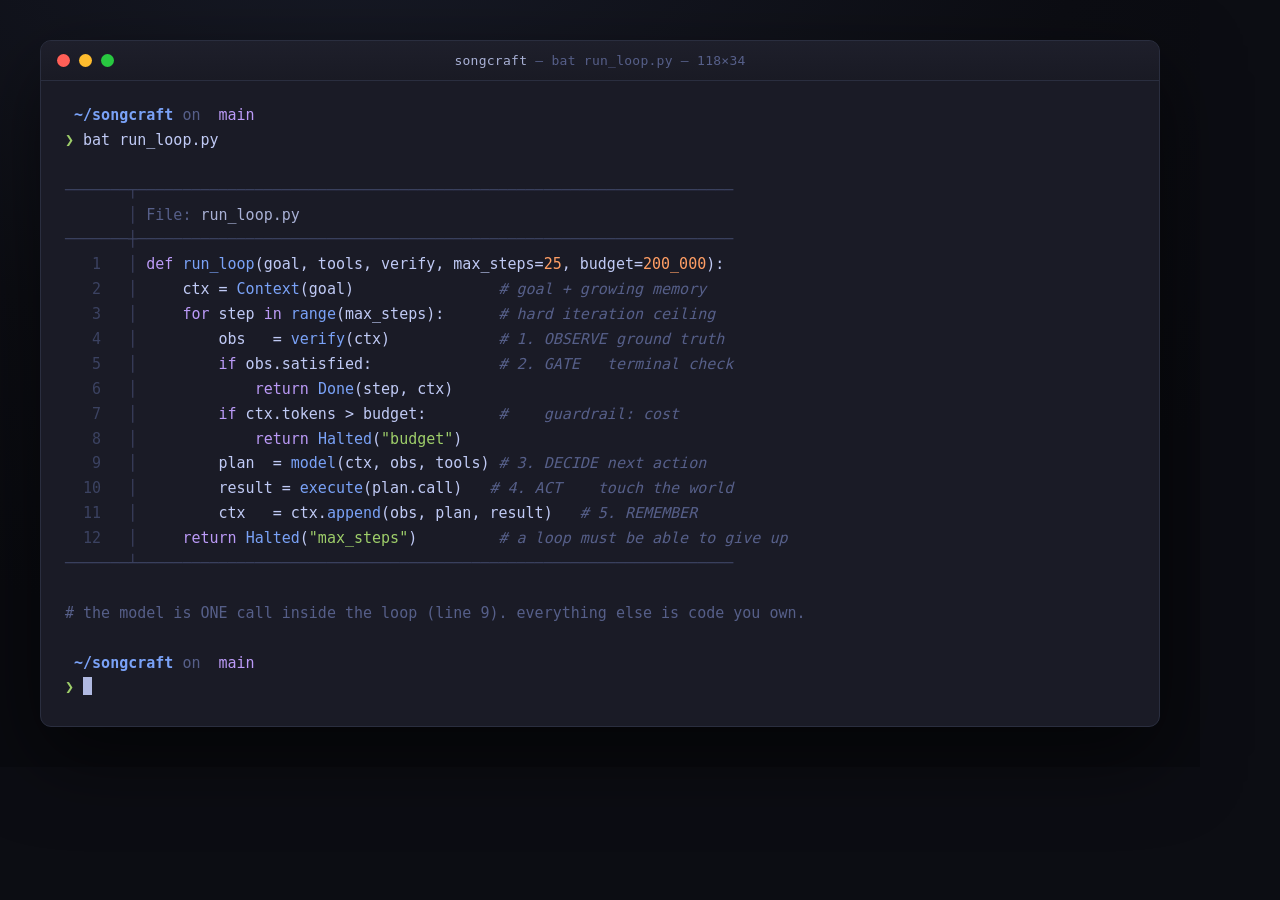
<file: figures/term-code.html>
<!doctype html><html><head><meta charset="utf-8"><link rel="stylesheet" href="terminal.css"></head>
<body>
<div class="win">
  <div class="titlebar">
    <div class="lights"><i class="r"></i><i class="y"></i><i class="g"></i></div>
    <div class="title"><b>songcraft</b> — bat run_loop.py — 118×34</div>
  </div>
  <div class="term" style="font-size:15px;line-height:1.66"><span class="row"><span class="p-dir"> ~/songcraft</span> <span class="p-on">on</span> <span class="p-branch"> main</span></span><span class="row"><span class="p-caret">❯</span> <span class="cmd">bat run_loop.py</span></span>
<span class="row"><span class="ln">───────┬──────────────────────────────────────────────────────────────────</span></span><span class="row"><span class="ln">       │</span> <span class="dim">File: </span><span class="wht">run_loop.py</span></span><span class="row"><span class="ln">───────┼──────────────────────────────────────────────────────────────────</span></span><span class="row"><span class="ln">   1   │</span> <span class="kw">def</span> <span class="fn">run_loop</span>(goal, tools, verify, max_steps=<span class="num">25</span>, budget=<span class="num">200_000</span>):</span><span class="row"><span class="ln">   2   │</span>     ctx = <span class="fn">Context</span>(goal)                <span class="cmt"># goal + growing memory</span></span><span class="row"><span class="ln">   3   │</span>     <span class="kw">for</span> step <span class="kw">in</span> <span class="fn">range</span>(max_steps):      <span class="cmt"># hard iteration ceiling</span></span><span class="row"><span class="ln">   4   │</span>         obs   = <span class="fn">verify</span>(ctx)            <span class="cmt"># 1. OBSERVE ground truth</span></span><span class="row"><span class="ln">   5   │</span>         <span class="kw">if</span> obs.satisfied:              <span class="cmt"># 2. GATE   terminal check</span></span><span class="row"><span class="ln">   6   │</span>             <span class="kw">return</span> <span class="fn">Done</span>(step, ctx)</span><span class="row"><span class="ln">   7   │</span>         <span class="kw">if</span> ctx.tokens &gt; budget:        <span class="cmt">#    guardrail: cost</span></span><span class="row"><span class="ln">   8   │</span>             <span class="kw">return</span> <span class="fn">Halted</span>(<span class="str">"budget"</span>)</span><span class="row"><span class="ln">   9   │</span>         plan  = <span class="fn">model</span>(ctx, obs, tools) <span class="cmt"># 3. DECIDE next action</span></span><span class="row"><span class="ln">  10   │</span>         result = <span class="fn">execute</span>(plan.call)   <span class="cmt"># 4. ACT    touch the world</span></span><span class="row"><span class="ln">  11   │</span>         ctx   = ctx.<span class="fn">append</span>(obs, plan, result)   <span class="cmt"># 5. REMEMBER</span></span><span class="row"><span class="ln">  12   │</span>     <span class="kw">return</span> <span class="fn">Halted</span>(<span class="str">"max_steps"</span>)         <span class="cmt"># a loop must be able to give up</span></span><span class="row"><span class="ln">───────┴──────────────────────────────────────────────────────────────────</span></span>
<span class="row"><span class="dim"># the model is ONE call inside the loop (line 9). everything else is code you own.</span></span>
<span class="row"><span class="p-dir"> ~/songcraft</span> <span class="p-on">on</span> <span class="p-branch"> main</span></span><span class="row"><span class="p-caret">❯</span> <span class="cursor"></span></span></div>
</div>
</body></html>
</file>
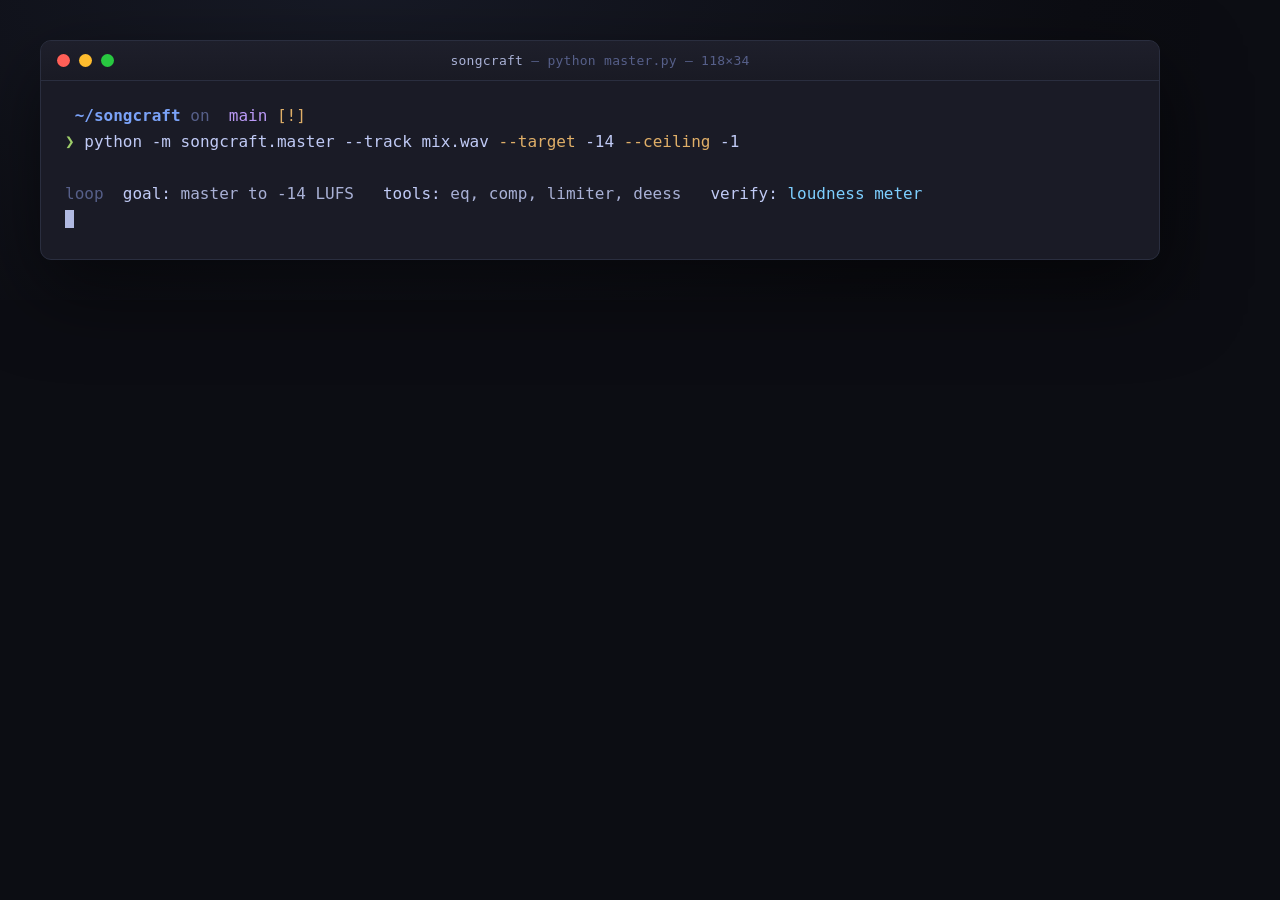
<file: figures/term-film.html>
<!doctype html><html><head><meta charset="utf-8"><link rel="stylesheet" href="terminal.css"></head>
<body>
<div class="win">
  <div class="titlebar">
    <div class="lights"><i class="r"></i><i class="y"></i><i class="g"></i></div>
    <div class="title"><b>songcraft</b> — python master.py — 118×34</div>
  </div>
  <div class="term" id="term"></div>
</div>
<script>
var head=
"<span class='row'><span class='p-dir'> ~/songcraft</span> <span class='p-on'>on</span> <span class='p-branch'> main</span> <span class='p-dirty'>[!]</span></span>"+
"<span class='row'><span class='p-caret'>❯</span> <span class='cmd'>python -m songcraft.master --track mix.wav </span><span class='flag'>--target</span><span class='cmd'> -14 </span><span class='flag'>--ceiling</span><span class='cmd'> -1</span></span>"+
"<span class='row'>&nbsp;</span>";
var rows=[
"<span class='row'><span class='dim'>loop</span>  goal: <span class='wht'>master to -14 LUFS</span>   tools: <span class='wht'>eq, comp, limiter, deess</span>   verify: <span class='cyn'>loudness meter</span></span>",
"<span class='row'><span class='dim'>────────────────────────────────────────────────────────────────────────────</span></span>",
"<span class='row'><span class='dim'>pass 0</span>  <span class='cyn b'>OBSERVE</span>   <span class='red'>-19.2 LUFS</span> <span class='dim'>·</span> peak -6.1 dBTP <span class='dim'>·</span> balance <span class='red'>71%</span></span>",
"<span class='row'><span class='dim'>pass 0</span>  <span class='yel b'>DECIDE</span>    quiet, harsh upper-mids vs target curve</span>",
"<span class='row'><span class='dim'>pass 0</span>  <span class='blu b'>ACT</span>       eq  -2.5 dB bell @ 3.8 kHz  Q1.1</span>",
"<span class='row'><span class='dim'>pass 1</span>  <span class='grn b'>VERIFY</span>    re-analyze → balance <span class='grn'>82%</span></span>",
"<span class='row'><span class='dim'>pass 1</span>  <span class='blu b'>ACT</span>       low shelf +1.6 dB @ 90 Hz</span>",
"<span class='row'><span class='dim'>pass 2</span>  <span class='grn b'>VERIFY</span>    re-analyze → balance <span class='grn'>90%</span></span>",
"<span class='row'><span class='dim'>pass 2</span>  <span class='blu b'>ACT</span>       limiter +4.9 dB  ceiling -1.0 dBTP</span>",
"<span class='row'><span class='dim'>pass 3</span>  <span class='grn b'>VERIFY</span>    <span class='grn'>-14.1 LUFS</span> <span class='dim'>·</span> peak -1.0 <span class='dim'>·</span> balance <span class='grn'>92%</span></span>",
"<span class='row'><span class='dim'>pass 3</span>  <span class='blu b'>ACT</span>       de-ess -1.5 dB @ 6.5 kHz</span>",
"<span class='row'><span class='dim'>pass 4</span>  <span class='grn b'>VERIFY</span>    <span class='grn'>-14.0 LUFS · peak -1.0 · balance 96%</span></span>",
"<span class='row'><span class='dim'>pass 4</span>  <span class='mag b'>GATE</span>      all targets within tolerance <span class='grn'>✓</span></span>",
"<span class='row'><span class='dim'>────────────────────────────────────────────────────────────────────────────</span></span>",
"<span class='row'><span class='grn b'>✓ MASTERED</span> in 4 moves <span class='dim'>·</span> -14.0 LUFS <span class='dim'>·</span> -1.0 dBTP <span class='dim'>·</span> balance 96%  <span class='dim'>· no human touched a fader</span></span>"
];
var tail="<span class='row'>&nbsp;</span>"+
"<span class='row'><span class='p-dir'> ~/songcraft</span> <span class='p-on'>on</span> <span class='p-branch'> main</span></span>"+
"<span class='row'><span class='p-caret'>❯</span> <span class='cursor'></span></span>";
var cursorRow="<span class='row'><span class='cursor'></span></span>";
var f=parseInt((location.search.match(/f=(\d+)/)||[])[1]||"0",10);
if(f>rows.length-1)f=rows.length-1;
var html=head;
for(var i=0;i<=f;i++)html+=rows[i];
if(f>=rows.length-1)html+=tail; else html+=cursorRow;
document.getElementById("term").innerHTML=html;
</script>
</body></html>
</file>
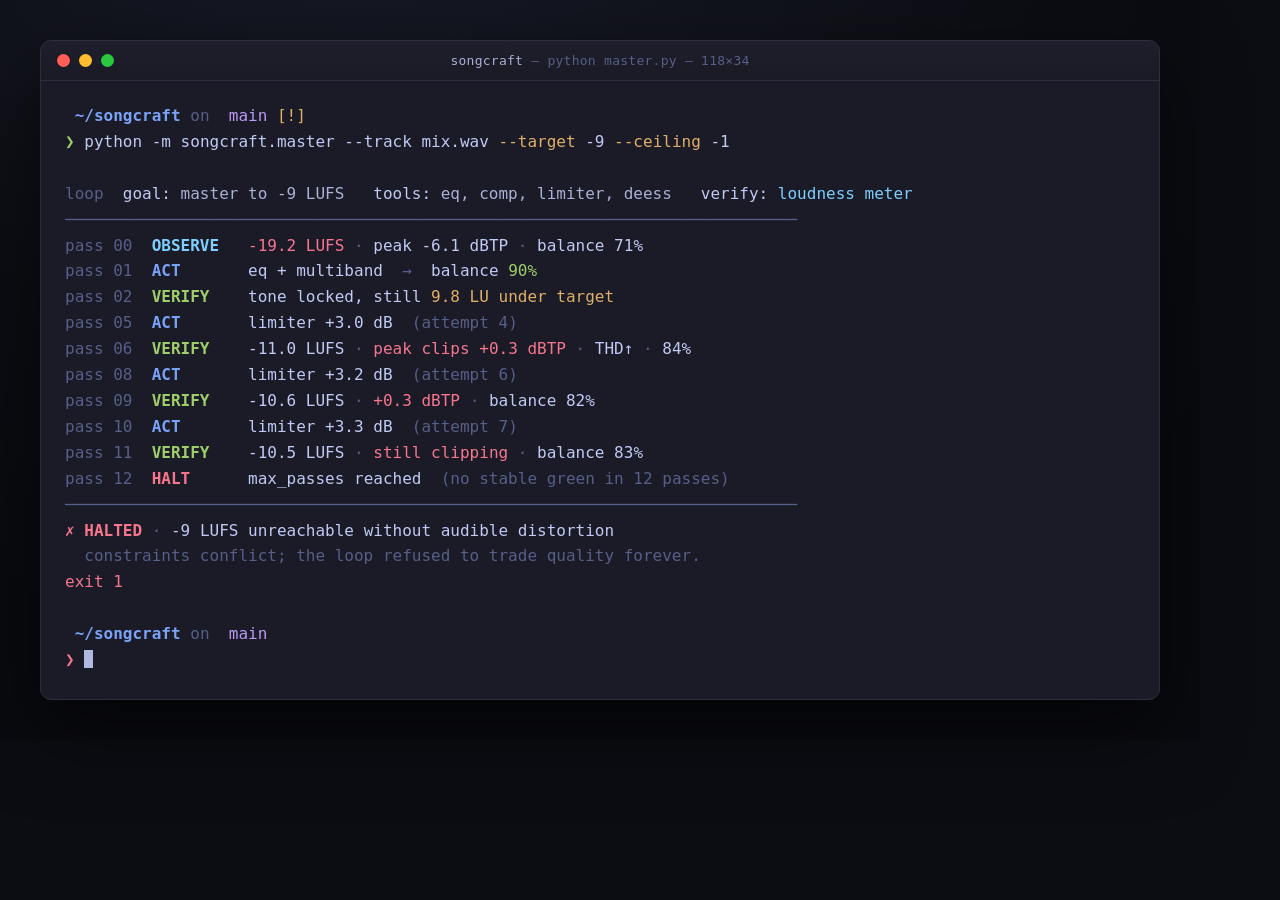
<file: figures/term-halt.html>
<!doctype html><html><head><meta charset="utf-8"><link rel="stylesheet" href="terminal.css"></head>
<body>
<div class="win">
  <div class="titlebar">
    <div class="lights"><i class="r"></i><i class="y"></i><i class="g"></i></div>
    <div class="title"><b>songcraft</b> — python master.py — 118×34</div>
  </div>
  <div class="term"><span class="row"><span class="p-dir"> ~/songcraft</span> <span class="p-on">on</span> <span class="p-branch"> main</span> <span class="p-dirty">[!]</span></span><span class="row"><span class="p-caret">❯</span> <span class="cmd">python -m songcraft.master --track mix.wav </span><span class="flag">--target</span><span class="cmd"> -9 </span><span class="flag">--ceiling</span><span class="cmd"> -1</span></span>
<span class="row"><span class="dim">loop</span>  goal: <span class="wht">master to -9 LUFS</span>   tools: <span class="wht">eq, comp, limiter, deess</span>   verify: <span class="cyn">loudness meter</span></span><span class="row"><span class="dim">────────────────────────────────────────────────────────────────────────────</span></span><span class="row"><span class="dim">pass 00</span>  <span class="cyn b">OBSERVE</span>   <span class="red">-19.2 LUFS</span> <span class="dim">·</span> peak -6.1 dBTP <span class="dim">·</span> balance 71%</span><span class="row"><span class="dim">pass 01</span>  <span class="blu b">ACT</span>       eq + multiband  <span class="dim">→</span>  balance <span class="grn">90%</span></span><span class="row"><span class="dim">pass 02</span>  <span class="grn b">VERIFY</span>    tone locked, still <span class="yel">9.8 LU under target</span></span><span class="row"><span class="dim">pass 05</span>  <span class="blu b">ACT</span>       limiter +3.0 dB  <span class="dim">(attempt 4)</span></span><span class="row"><span class="dim">pass 06</span>  <span class="grn b">VERIFY</span>    -11.0 LUFS <span class="dim">·</span> <span class="red">peak clips +0.3 dBTP</span> <span class="dim">·</span> THD↑ <span class="dim">·</span> 84%</span><span class="row"><span class="dim">pass 08</span>  <span class="blu b">ACT</span>       limiter +3.2 dB  <span class="dim">(attempt 6)</span></span><span class="row"><span class="dim">pass 09</span>  <span class="grn b">VERIFY</span>    -10.6 LUFS <span class="dim">·</span> <span class="red">+0.3 dBTP</span> <span class="dim">·</span> balance 82%</span><span class="row"><span class="dim">pass 10</span>  <span class="blu b">ACT</span>       limiter +3.3 dB  <span class="dim">(attempt 7)</span></span><span class="row"><span class="dim">pass 11</span>  <span class="grn b">VERIFY</span>    -10.5 LUFS <span class="dim">·</span> <span class="red">still clipping</span> <span class="dim">·</span> balance 83%</span><span class="row"><span class="dim">pass 12</span>  <span class="red b">HALT</span>      max_passes reached  <span class="dim">(no stable green in 12 passes)</span></span><span class="row"><span class="dim">────────────────────────────────────────────────────────────────────────────</span></span><span class="row"><span class="red b">✗ HALTED</span> <span class="dim">·</span> -9 LUFS unreachable without audible distortion</span><span class="row">  <span class="dim">constraints conflict; the loop refused to trade quality forever.</span></span><span class="row"><span class="red">exit 1</span></span>
<span class="row"><span class="p-dir"> ~/songcraft</span> <span class="p-on">on</span> <span class="p-branch"> main</span></span><span class="row"><span class="p-caret-err">❯</span> <span class="cursor"></span></span></div>
</div>
</body></html>
</file>
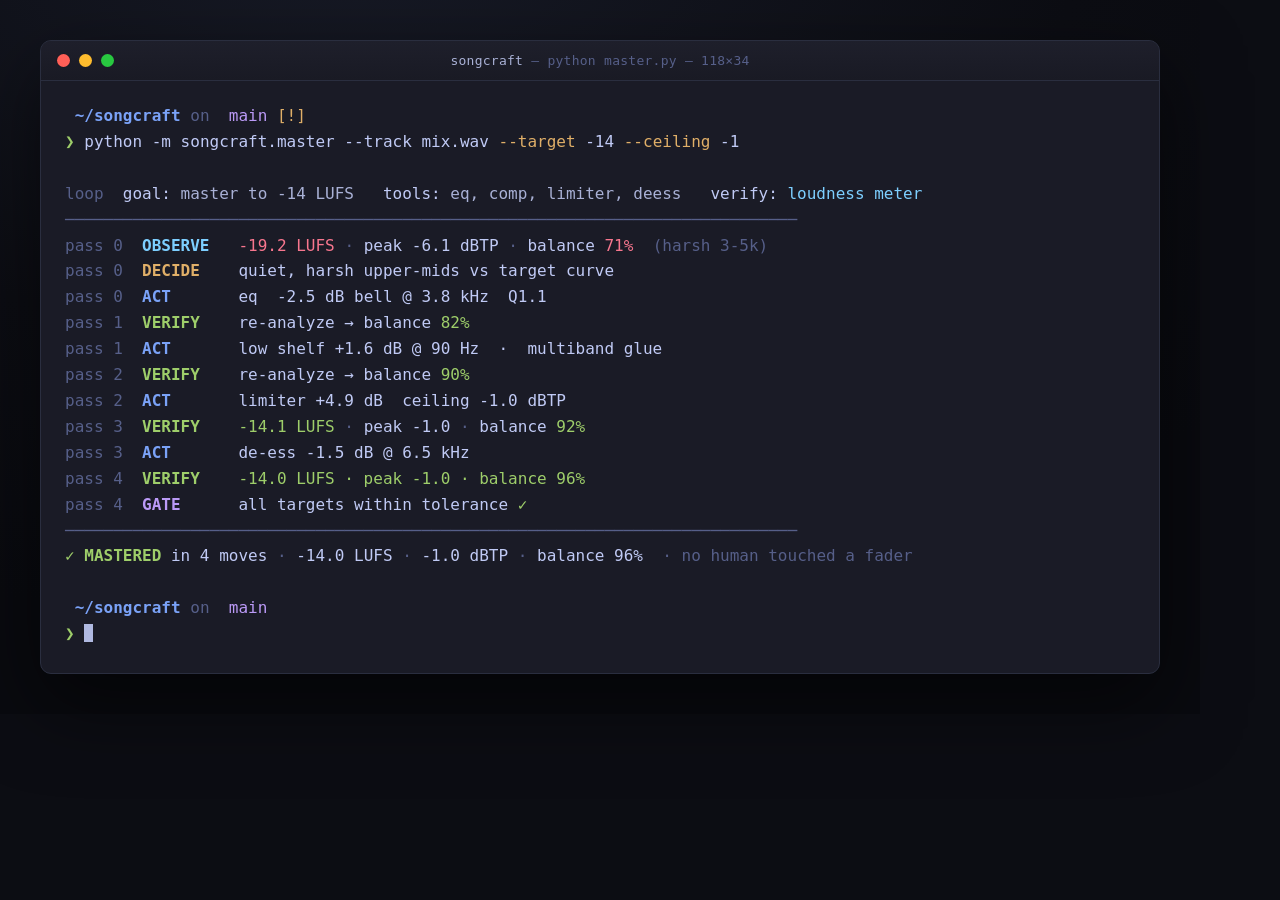
<file: figures/term-run.html>
<!doctype html><html><head><meta charset="utf-8"><link rel="stylesheet" href="terminal.css"></head>
<body>
<div class="win">
  <div class="titlebar">
    <div class="lights"><i class="r"></i><i class="y"></i><i class="g"></i></div>
    <div class="title"><b>songcraft</b> — python master.py — 118×34</div>
  </div>
  <div class="term"><span class="row"><span class="p-dir"> ~/songcraft</span> <span class="p-on">on</span> <span class="p-branch"> main</span> <span class="p-dirty">[!]</span></span><span class="row"><span class="p-caret">❯</span> <span class="cmd">python -m songcraft.master --track mix.wav </span><span class="flag">--target</span><span class="cmd"> -14 </span><span class="flag">--ceiling</span><span class="cmd"> -1</span></span>
<span class="row"><span class="dim">loop</span>  goal: <span class="wht">master to -14 LUFS</span>   tools: <span class="wht">eq, comp, limiter, deess</span>   verify: <span class="cyn">loudness meter</span></span><span class="row"><span class="dim">────────────────────────────────────────────────────────────────────────────</span></span><span class="row"><span class="dim">pass 0</span>  <span class="cyn b">OBSERVE</span>   <span class="red">-19.2 LUFS</span> <span class="dim">·</span> peak -6.1 dBTP <span class="dim">·</span> balance <span class="red">71%</span>  <span class="dim">(harsh 3-5k)</span></span><span class="row"><span class="dim">pass 0</span>  <span class="yel b">DECIDE</span>    quiet, harsh upper-mids vs target curve</span><span class="row"><span class="dim">pass 0</span>  <span class="blu b">ACT</span>       eq  -2.5 dB bell @ 3.8 kHz  Q1.1</span><span class="row"><span class="dim">pass 1</span>  <span class="grn b">VERIFY</span>    re-analyze → balance <span class="grn">82%</span></span><span class="row"><span class="dim">pass 1</span>  <span class="blu b">ACT</span>       low shelf +1.6 dB @ 90 Hz  ·  multiband glue</span><span class="row"><span class="dim">pass 2</span>  <span class="grn b">VERIFY</span>    re-analyze → balance <span class="grn">90%</span></span><span class="row"><span class="dim">pass 2</span>  <span class="blu b">ACT</span>       limiter +4.9 dB  ceiling -1.0 dBTP</span><span class="row"><span class="dim">pass 3</span>  <span class="grn b">VERIFY</span>    <span class="grn">-14.1 LUFS</span> <span class="dim">·</span> peak -1.0 <span class="dim">·</span> balance <span class="grn">92%</span></span><span class="row"><span class="dim">pass 3</span>  <span class="blu b">ACT</span>       de-ess -1.5 dB @ 6.5 kHz</span><span class="row"><span class="dim">pass 4</span>  <span class="grn b">VERIFY</span>    <span class="grn">-14.0 LUFS · peak -1.0 · balance 96%</span></span><span class="row"><span class="dim">pass 4</span>  <span class="mag b">GATE</span>      all targets within tolerance <span class="grn">✓</span></span><span class="row"><span class="dim">────────────────────────────────────────────────────────────────────────────</span></span><span class="row"><span class="grn b">✓ MASTERED</span> in 4 moves <span class="dim">·</span> -14.0 LUFS <span class="dim">·</span> -1.0 dBTP <span class="dim">·</span> balance 96%  <span class="dim">· no human touched a fader</span></span>
<span class="row"><span class="p-dir"> ~/songcraft</span> <span class="p-on">on</span> <span class="p-branch"> main</span></span><span class="row"><span class="p-caret">❯</span> <span class="cursor"></span></span></div>
</div>
</body></html>
</file>
<file: figures/terminal.css>
/* Ghostty-style terminal screenshots · Tokyo Night theme · Meslo Nerd Font */
:root{
  --bg:#1a1b26; --bg-dark:#16161e; --fg:#c0caf5; --dim:#565f89;
  --red:#f7768e; --grn:#9ece6a; --yel:#e0af68; --blu:#7aa2f7; --mag:#bb9af7; --cyn:#7dcfff; --white:#a9b1d6; --org:#ff9e64;
  --line:#2a2e3f;
  --mono:"MesloLGL Nerd Font Mono","MesloLGLDZ Nerd Font Mono","MesloLGL Nerd Font","SFMono-Regular","SF Mono",Menlo,monospace;
}
*{box-sizing:border-box;margin:0;padding:0}
html,body{background:#0c0d13}
body{
  width:1200px;min-height:100px;padding:40px;display:flex;align-items:flex-start;justify-content:center;
  background:radial-gradient(1200px 700px at 30% -10%,#171a26 0%,#0c0d13 60%,#090a0f 100%);
  font-family:var(--mono);
}
.win{
  width:1120px;background:var(--bg);border:1px solid var(--line);border-radius:11px;overflow:hidden;
  box-shadow:0 30px 80px rgba(0,0,0,.55),0 2px 0 rgba(255,255,255,.03) inset;
}
.titlebar{
  height:40px;background:linear-gradient(180deg,#1e1f2b,#191a24);border-bottom:1px solid var(--line);
  display:flex;align-items:center;padding:0 16px;position:relative;
}
.lights{display:flex;gap:9px}
.lights i{width:13px;height:13px;border-radius:50%;display:inline-block}
.lights .r{background:#ff5f57;box-shadow:0 0 0 .5px rgba(0,0,0,.2)}
.lights .y{background:#febc2e}
.lights .g{background:#28c840}
.title{position:absolute;left:0;right:0;text-align:center;font-size:13px;color:var(--dim);letter-spacing:.02em;pointer-events:none}
.title b{color:var(--white);font-weight:400}
.term{padding:22px 24px 26px;font-size:16px;line-height:1.62;color:var(--fg);white-space:pre-wrap;word-break:break-word}
.term .row{display:block}
/* ansi-ish helpers */
.red{color:var(--red)}.grn{color:var(--grn)}.yel{color:var(--yel)}.blu{color:var(--blu)}
.mag{color:var(--mag)}.cyn{color:var(--cyn)}.dim{color:var(--dim)}.wht{color:var(--white)}.fg{color:var(--fg)}
.b{font-weight:700}
/* prompt bits */
.p-dir{color:var(--blu);font-weight:700}
.p-on{color:var(--dim)}
.p-branch{color:var(--mag)}
.p-dirty{color:var(--yel)}
.p-caret{color:var(--grn);font-weight:700}
.p-caret-err{color:var(--red);font-weight:700}
.cursor{display:inline-block;width:9px;height:18px;background:var(--fg);vertical-align:-3px;opacity:.9}
.cmd{color:var(--fg)}
.flag{color:var(--yel)}
.org{color:var(--org)}
/* bat gutter */
.gutter{color:var(--dim)}
.ln{color:#3b4261}
.kw{color:var(--mag)}
.fn{color:var(--blu)}
.str{color:var(--grn)}
.num{color:var(--org)}
.cmt{color:var(--dim);font-style:italic}
</file>
